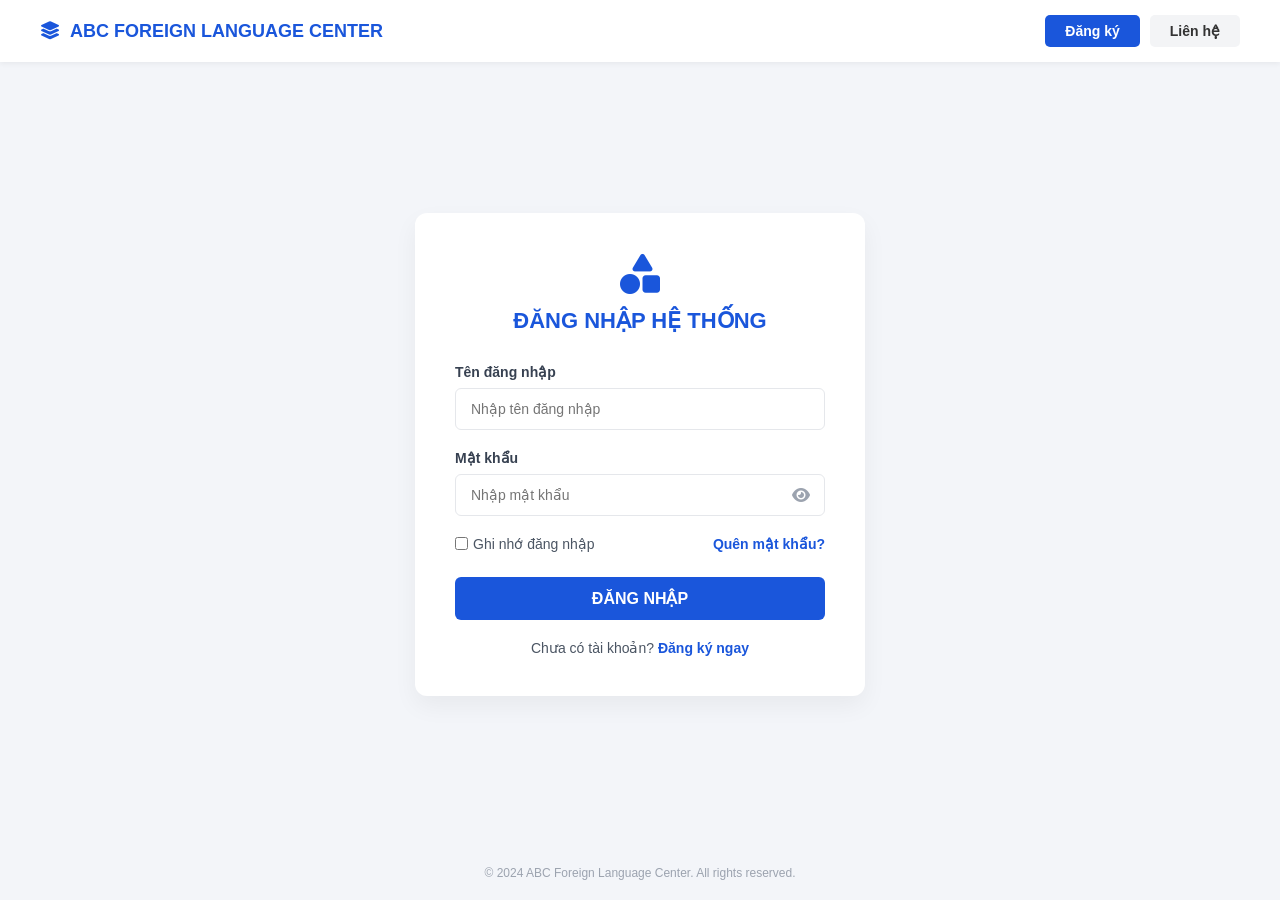
<file: index.html>
<!doctype html>
<html lang="vi">
  <head>
    <meta charset="UTF-8" />
    <meta name="viewport" content="width=device-width, initial-scale=1.0" />
    <title>ABC Foreign Language Center - Đăng nhập</title>
    <link
      rel="stylesheet"
      href="https://cdnjs.cloudflare.com/ajax/libs/font-awesome/6.4.0/css/all.min.css"
    />
    <link rel="stylesheet" href="style.css" />
  </head>
  <body>
    <header>
      <div class="brand">
        <i class="fa-solid fa-layer-group"></i>
        <span>ABC FOREIGN LANGUAGE CENTER</span>
      </div>
      <div class="header-buttons">
        <a href="#" class="btn-header btn-register">Đăng ký</a>
        <a href="#" class="btn-header btn-contact">Liên hệ</a>
      </div>
    </header>

    <main>
      <div class="login-card">
        <div class="logo-icon">
          <i class="fa-solid fa-shapes"></i>
        </div>
        <h3>ĐĂNG NHẬP HỆ THỐNG</h3>

        <form action="#">
          <div class="input-group">
            <label for="username">Tên đăng nhập</label>
            <div class="input-wrapper">
              <input
                type="text"
                id="username"
                placeholder="Nhập tên đăng nhập"
              />
            </div>
          </div>

          <div class="input-group">
            <label for="password">Mật khẩu</label>
            <div class="input-wrapper">
              <input
                type="password"
                id="password"
                placeholder="Nhập mật khẩu"
              />
              <i class="fa-solid fa-eye toggle-password"></i>
            </div>
          </div>

          <div class="options-row">
            <label class="remember-me">
              <input type="checkbox" /> Ghi nhớ đăng nhập
            </label>
            <a href="#" class="forgot-password">Quên mật khẩu?</a>
          </div>

          <button type="submit" class="btn-submit">Đăng nhập</button>

          <div class="register-link">
            Chưa có tài khoản? <a href="#">Đăng ký ngay</a>
          </div>
        </form>
      </div>
    </main>
    <footer>© 2024 ABC Foreign Language Center. All rights reserved.</footer>
  </body>
</html>
</file>
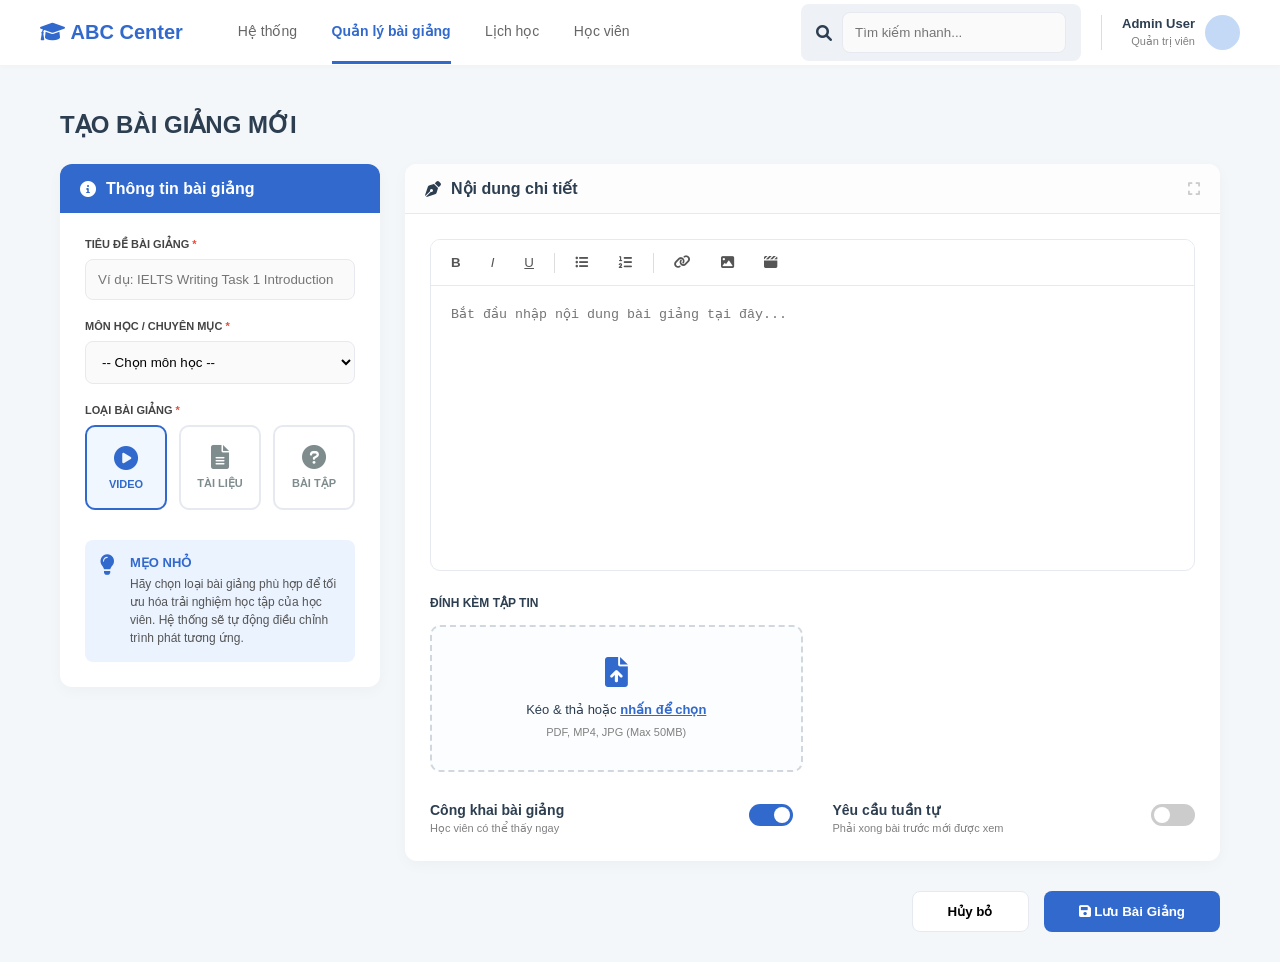
<file: TaoBaiGiang.html>
<!DOCTYPE html>
<html lang="vi">
<head>
    <meta charset="UTF-8">
    <meta name="viewport" content="width=device-width, initial-scale=1.0">
    <title>Tạo bài giảng mới - ABC Center</title>
    <link rel="stylesheet" href="TaoBaiGiang.css">
    <link rel="stylesheet" href="https://cdnjs.cloudflare.com/ajax/libs/font-awesome/6.0.0/css/all.min.css">
</head>
<body>
    <header class="navbar">
        <div class="nav-left">
            <div class="logo"><i class="fa-solid fa-graduation-cap"></i> <strong>ABC Center</strong></div>
            <nav>
                <a href="#">Hệ thống</a>
                <a href="#" class="active">Quản lý bài giảng</a>
                <a href="#">Lịch học</a>
                <a href="#">Học viên</a>
            </nav>
        </div>
        <div class="nav-right">
            <div class="search-box">
                <i class="fa-solid fa-magnifying-glass"></i>
                <input type="text" placeholder="Tìm kiếm nhanh...">
            </div>
            <div class="user-profile">
                <div class="user-text">
                    <span class="name">Admin User</span>
                    <span class="role">Quản trị viên</span>
                </div>
                <div class="avatar"></div>
            </div>
        </div>
    </header>

    <main class="container">
        <h1 class="page-title">TẠO BÀI GIẢNG MỚI</h1>

        <div class="main-layout">
            <aside class="sidebar">
                <div class="card">
                    <div class="card-header blue">
                        <i class="fa-solid fa-circle-info"></i> Thông tin bài giảng
                    </div>
                    <div class="card-body">
                        <div class="form-group">
                            <label>TIÊU ĐỀ BÀI GIẢNG <span class="required">*</span></label>
                            <input type="text" placeholder="Ví dụ: IELTS Writing Task 1 Introduction">
                        </div>
                        <div class="form-group">
                            <label>MÔN HỌC / CHUYÊN MỤC <span class="required">*</span></label>
                            <select>
                                <option>-- Chọn môn học --</option>
                            </select>
                        </div>
                        <div class="form-group">
                            <label>LOẠI BÀI GIẢNG <span class="required">*</span></label>
                            <div class="type-selector">
                                <button type="button" class="type-btn active">
                                    <i class="fa-solid fa-circle-play"></i>
                                    <span>VIDEO</span>
                                </button>
                                
                                <button type="button" class="type-btn">
                                    <i class="fa-solid fa-file-lines"></i>
                                    <span>TÀI LIỆU</span>
                                </button>
                                
                                <button type="button" class="type-btn">
                                    <i class="fa-solid fa-circle-question"></i>
                                    <span>BÀI TẬP</span>
                                </button>
                            </div>
                        </div>
                        <div class="hint-box">
                            <i class="fa-solid fa-lightbulb"></i>
                            <div>
                                <strong>MẸO NHỎ</strong>
                                <p>Hãy chọn loại bài giảng phù hợp để tối ưu hóa trải nghiệm học tập của học viên. Hệ thống sẽ tự động điều chỉnh trình phát tương ứng.</p>
                            </div>
                        </div>
                    </div>
                </div>
            </aside>

            <section class="main-content">
                <div class="card">
                    <div class="card-header gray">
                        <i class="fa-solid fa-pen-nib"></i> Nội dung chi tiết
                        <i class="fa-solid fa-expand expand-icon"></i>
                    </div>
                    <div class="card-body">
                        <div class="editor-container">
                            <div class="editor-toolbar">
                                <button><strong>B</strong></button>
                                <button><i>I</i></button>
                                <button><u>U</u></button>
                                <span class="divider"></span>
                                <button><i class="fa-solid fa-list-ul"></i></button>
                                <button><i class="fa-solid fa-list-ol"></i></button>
                                <span class="divider"></span>
                                <button><i class="fa-solid fa-link"></i></button>
                                <button><i class="fa-solid fa-image"></i></button>
                                <button><i class="fa-solid fa-clapperboard"></i></button>
                            </div>
                            <textarea placeholder="Bắt đầu nhập nội dung bài giảng tại đây..."></textarea>
                        </div>

                        <div class="attachment-label">ĐÍNH KÈM TẬP TIN</div>
                        <div class="attachment-grid">
                            <div class="upload-zone">
                                <i class="fa-solid fa-file-arrow-up"></i>
                                <p>Kéo & thả hoặc <span>nhấn để chọn</span></p>
                                <small>PDF, MP4, JPG (Max 50MB)</small>
                            </div>                           
                        </div>

                        <div class="settings-grid">
                            <div class="setting-item">
                                <div class="setting-text">
                                    <strong>Công khai bài giảng</strong>
                                    <span>Học viên có thể thấy ngay</span>
                                </div>
                                <label class="switch">
                                    <input type="checkbox" checked>
                                    <span class="slider"></span>
                                </label>
                            </div>
                            <div class="setting-item">
                                <div class="setting-text">
                                    <strong>Yêu cầu tuần tự</strong>
                                    <span>Phải xong bài trước mới được xem</span>
                                </div>
                                <label class="switch">
                                    <input type="checkbox">
                                    <span class="slider"></span>
                                </label>
                            </div>
                        </div>
                    </div>
                </div>

                <div class="footer-actions">
                    <button class="btn-cancel">Hủy bỏ</button>
                    <button class="btn-save"><i class="fa-solid fa-floppy-disk"></i> Lưu Bài Giảng</button>
                </div>
            </section>
        </div>
    </main>

</body>
<script>
    const typeButtons = document.querySelectorAll('.type-btn');
    typeButtons.forEach(btn => {
        btn.addEventListener('click', () => {
            typeButtons.forEach(b => b.classList.remove('active'));
            btn.classList.add('active');
        });
    });
</script>
</html>
</file>
<file: style.css>
* {
  box-sizing: border-box;
  margin: 0;
  padding: 0;
  font-family: "Segoe UI", Tahoma, Geneva, Verdana, sans-serif;
}

body {
  background-color: #f3f5f9;
  color: #333;
  height: 100vh;
  display: flex;
  flex-direction: column;
}

/* --- HEADER --- */
header {
  display: flex;
  justify-content: space-between;
  align-items: center;
  padding: 15px 40px;
  background-color: white;
  box-shadow: 0 2px 5px rgba(0, 0, 0, 0.05);
}

.brand {
  display: flex;
  align-items: center;
  gap: 10px;
  font-weight: 700;
  color: #1a56db; /* Màu xanh chủ đạo */
  font-size: 18px;
}

.header-buttons {
  display: flex;
  gap: 10px;
}

.btn-header {
  padding: 8px 20px;
  border-radius: 5px;
  text-decoration: none;
  font-size: 14px;
  font-weight: 600;
}

.btn-register {
  background-color: #1a56db;
  color: white;
}

.btn-contact {
  background-color: #f3f4f6;
  color: #333;
}

/* --- PHẦN NỘI DUNG CHÍNH (FORM) --- */
main {
  flex: 1;
  display: flex;
  justify-content: center;
  align-items: center;
  padding: 20px;
}

.login-card {
  background-color: white;
  padding: 40px;
  border-radius: 12px;
  box-shadow: 0 10px 25px rgba(0, 0, 0, 0.05);
  width: 100%;
  max-width: 450px;
  text-align: center;
}

.logo-icon {
  font-size: 40px;
  color: #1a56db;
  margin-bottom: 10px;
}

h3 {
  color: #1a56db;
  margin-bottom: 30px;
  font-size: 22px;
  text-transform: uppercase;
}

/* --- FORM INPUTS --- */
.input-group {
  text-align: left;
  margin-bottom: 20px;
}

.input-group label {
  display: block;
  font-weight: 600;
  margin-bottom: 8px;
  font-size: 14px;
  color: #374151;
}

.input-wrapper {
  position: relative;
}

.input-wrapper input {
  width: 100%;
  padding: 12px 15px;
  border: 1px solid #e5e7eb;
  border-radius: 6px;
  font-size: 14px;
  outline: none;
  transition: border-color 0.2s;
}

.input-wrapper input:focus {
  border-color: #1a56db;
}

/* Icon mắt trong input mật khẩu */
.toggle-password {
  position: absolute;
  right: 15px;
  top: 50%;
  transform: translateY(-50%);
  color: #9ca3af;
  cursor: pointer;
}

/* --- OPTIONS ROW (GHI NHỚ & QUÊN MK) --- */
.options-row {
  display: flex;
  justify-content: space-between;
  align-items: center;
  margin-bottom: 25px;
  font-size: 14px;
}

.remember-me {
  display: flex;
  align-items: center;
  gap: 5px;
  color: #4b5563;
}

.forgot-password {
  color: #1a56db;
  text-decoration: none;
  font-weight: 600;
}

/* --- NÚT ĐĂNG NHẬP --- */
.btn-submit {
  width: 100%;
  padding: 12px;
  background-color: #1a56db;
  color: white;
  border: none;
  border-radius: 6px;
  font-size: 16px;
  font-weight: 700;
  cursor: pointer;
  text-transform: uppercase;
  margin-bottom: 20px;
  transition: background-color 0.2s;
}

.btn-submit:hover {
  background-color: #1546b3;
}

/* --- LINK ĐĂNG KÝ --- */
.register-link {
  font-size: 14px;
  color: #4b5563;
}

.register-link a {
  color: #1a56db;
  font-weight: 700;
  text-decoration: none;
}

/* --- FOOTER --- */
footer {
  text-align: center;
  padding: 20px;
  font-size: 12px;
  color: #9ca3af;
}

/* Responsive cho màn hình nhỏ */
@media (max-width: 600px) {
  header {
    padding: 15px 20px;
  }
  .brand span {
    font-size: 14px;
  }
  .login-card {
    padding: 25px;
  }
}
</file>
<file: TaoBaiGiang.css>
:root {
    --primary-blue: #3269cc;
    --bg-light: #f4f7fa;
    --border: #e6e9ef;
    --text-main: #2c3e50;
    --text-muted: #7f8c8d;
}

body {
    font-family: 'Segoe UI', Arial, sans-serif;
    background-color: var(--bg-light);
    margin: 0;
    color: var(--text-main);
}

/* --- Navbar --- */
.navbar {
    display: flex;
    justify-content: space-between;
    align-items: center;
    background: white;
    padding: 0 40px;
    height: 65px;
    box-shadow: 0 2px 5px rgba(0,0,0,0.02);
}

.nav-left, .nav-right { 
    display: flex; 
    align-items: center; 
}

.logo { 
    color: var(--primary-blue); 
    font-size: 20px; 
    margin-right: 40px; 
}

nav a {
    text-decoration: none;
    color: #666;
    margin: 0 15px;
    font-size: 14px;
    padding: 22px 0;
    display: inline-block;
}

nav a.active {
    color: var(--primary-blue);
    border-bottom: 3px solid var(--primary-blue);
    font-weight: 600;
}

.search-box {
    background: #eef1f6;
    border-radius: 8px;
    padding: 8px 15px;
    display: flex;
    align-items: center;
    width: 250px;
    margin-right: 20px;
}

.search-box input {
    border: none;
    background: transparent;
    margin-left: 10px;
    outline: none;
    width: 100%;
}

.user-profile { 
    display: flex; 
    align-items: center; 
    gap: 10px; 
    border-left: 1px solid #ddd; 
    padding-left: 20px; 
}

.user-text { 
    text-align: right; 
}

.user-text .name { 
    display: block; 
    font-weight: bold; 
    font-size: 13px; 
}

.user-text .role { 
    font-size: 11px; 
    color: gray; 
}

.avatar { 
    width: 35px; 
    height: 35px; 
    background: #c4d9f5; 
    border-radius: 50%; 
}

/* --- Layout --- */
.container { 
    padding: 30px 60px; 
}

.page-title { 
    font-size: 24px; 
    margin-bottom: 25px; 
}

.main-layout {
    display: grid;
    grid-template-columns: 320px 1fr;
    gap: 25px;
    align-items: start;
}

.card {
    background: white;
    border-radius: 12px;
    box-shadow: 0 4px 15px rgba(0,0,0,0.03);
    overflow: hidden;
    margin-bottom: 20px;
}

.card-header { 
    padding: 15px 20px; 
    font-weight: 600; 
    display: flex; 
    align-items: center; 
    gap: 10px; 
}

.card-header.blue { 
    background: var(--primary-blue); 
    color: white; 
}

.card-header.gray { 
    background: #fdfdfd; 
    border-bottom: 1px solid var(--border); 
}

.expand-icon { 
    margin-left: auto; 
    color: #ccc; 
    font-size: 14px; 
}

.card-body { 
    padding: 25px; 
}

/* --- Form Elements --- */
.form-group { 
    margin-bottom: 20px; 
}

label { 
    display: block; 
    font-size: 11px; 
    font-weight: 700; 
    color: #444; 
    margin-bottom: 8px; 
    text-transform: uppercase; 
}

.required { 
    color: #e74c3c; 
}

input[type="text"], select, textarea {
    width: 100%;
    padding: 12px;
    border: 1px solid var(--border);
    border-radius: 8px;
    background: #fafafa;
    box-sizing: border-box; /* Quan trọng để không bị tràn */
}

/* --- Loại bài giảng (Buttons) --- */
.type-selector {
    display: flex;
    gap: 12px;
}

.type-btn {
    flex: 1;
    display: flex;
    flex-direction: column;
    align-items: center;
    justify-content: center;
    padding: 18px 5px;
    background: #fff;
    border: 2px solid var(--border);
    border-radius: 10px;
    cursor: pointer;
    transition: all 0.2s ease;
    color: var(--text-muted);
}

.type-btn i { 
    font-size: 24px; 
    margin-bottom: 8px; 
}

.type-btn span { 
    font-size: 11px; 
    font-weight: 700; 
}

.type-btn:hover {
    border-color: var(--primary-blue);
    background-color: #f8fbff;
}

.type-btn.active {
    border: 2px solid var(--primary-blue);
    background-color: #f0f7ff;
    color: var(--primary-blue);
}

/* --- Hint Box --- */
.hint-box {
    background: #ebf3ff;
    padding: 15px;
    border-radius: 8px;
    display: flex;
    gap: 15px;
    margin-top: 30px;
}
.hint-box i { 
    color: var(--primary-blue); 
    font-size: 20px; 
}

.hint-box strong { 
    font-size: 13px; 
    color: var(--primary-blue); 
    display: block; 
}

.hint-box p { 
    font-size: 12px; 
    margin: 5px 0 0; 
    line-height: 1.5; 
    color: #555; 
}

/* --- Editor --- */
.editor-container { 
    border: 1px solid var(--border); 
    border-radius: 10px; 
    overflow: hidden; 
}

.editor-toolbar {
    background: #fff;
    padding: 10px;
    border-bottom: 1px solid var(--border);
    display: flex;
    gap: 10px;
    align-items: center;
}
.editor-toolbar button { background: none; border: none; cursor: pointer; color: #555; padding: 5px 10px; }
.divider { width: 1px; height: 20px; background: #ddd; }
textarea { border: none; background: white; height: 280px; resize: none; padding: 20px; outline: none; }

/* --- Attachments --- */
.attachment-label { font-size: 12px; font-weight: bold; margin: 25px 0 15px; text-transform: uppercase; }
.attachment-grid { display: grid; grid-template-columns: 1fr 1fr; gap: 20px; }

.upload-zone {
    border: 2px dashed #d0d7de;
    border-radius: 10px;
    padding: 30px;
    text-align: center;
    background: #fcfdfe;
}
.upload-zone i { font-size: 30px; color: var(--primary-blue); margin-bottom: 10px; }
.upload-zone p { font-size: 13px; margin: 5px 0; }
.upload-zone p span { color: var(--primary-blue); font-weight: bold; text-decoration: underline; }
.upload-zone small { font-size: 11px; color: gray; }

.file-item {
    border: 1px solid var(--border);
    border-radius: 8px;
    padding: 12px;
    display: flex;
    align-items: center;
    gap: 12px;
    margin-bottom: 10px;
}
.pdf-icon { color: #e74c3c; font-size: 24px; }
.video-icon { color: #2ecc71; font-size: 24px; }
.file-info { flex: 1; }
.file-name { font-size: 13px; font-weight: 600; }
.file-meta { font-size: 11px; color: gray; }
.progress-container { background: #eee; height: 4px; border-radius: 2px; width: 100%; margin-top: 5px; }
.progress-bar { background: var(--primary-blue); height: 100%; border-radius: 2px; }
.percentage { font-size: 11px; font-weight: bold; color: var(--primary-blue); }

/* --- Switch Toggle --- */
.settings-grid { display: grid; grid-template-columns: 1fr 1fr; gap: 40px; margin-top: 30px; }
.setting-item { display: flex; justify-content: space-between; align-items: center; }
.setting-text strong { display: block; font-size: 14px; }
.setting-text span { font-size: 11px; color: gray; }

.switch { position: relative; width: 44px; height: 22px; }
.switch input { opacity: 0; width: 0; height: 0; }
.slider {
    position: absolute; cursor: pointer; top: 0; left: 0; right: 0; bottom: 0;
    background-color: #ccc; transition: .4s; border-radius: 34px;
}
.slider:before {
    position: absolute; content: ""; height: 16px; width: 16px; left: 3px; bottom: 3px;
    background-color: white; transition: .4s; border-radius: 50%;
}
input:checked + .slider { background-color: var(--primary-blue); }
input:checked + .slider:before { transform: translateX(22px); }

/* --- Footer Buttons --- */
.footer-actions { display: flex; justify-content: flex-end; gap: 15px; margin-top: 30px; }
.btn-cancel { padding: 12px 35px; border-radius: 8px; border: 1px solid var(--border); background: white; cursor: pointer; font-weight: 600; }
.btn-save { padding: 12px 35px; border-radius: 8px; border: none; background: var(--primary-blue); color: white; cursor: pointer; font-weight: bold; }
</file>
